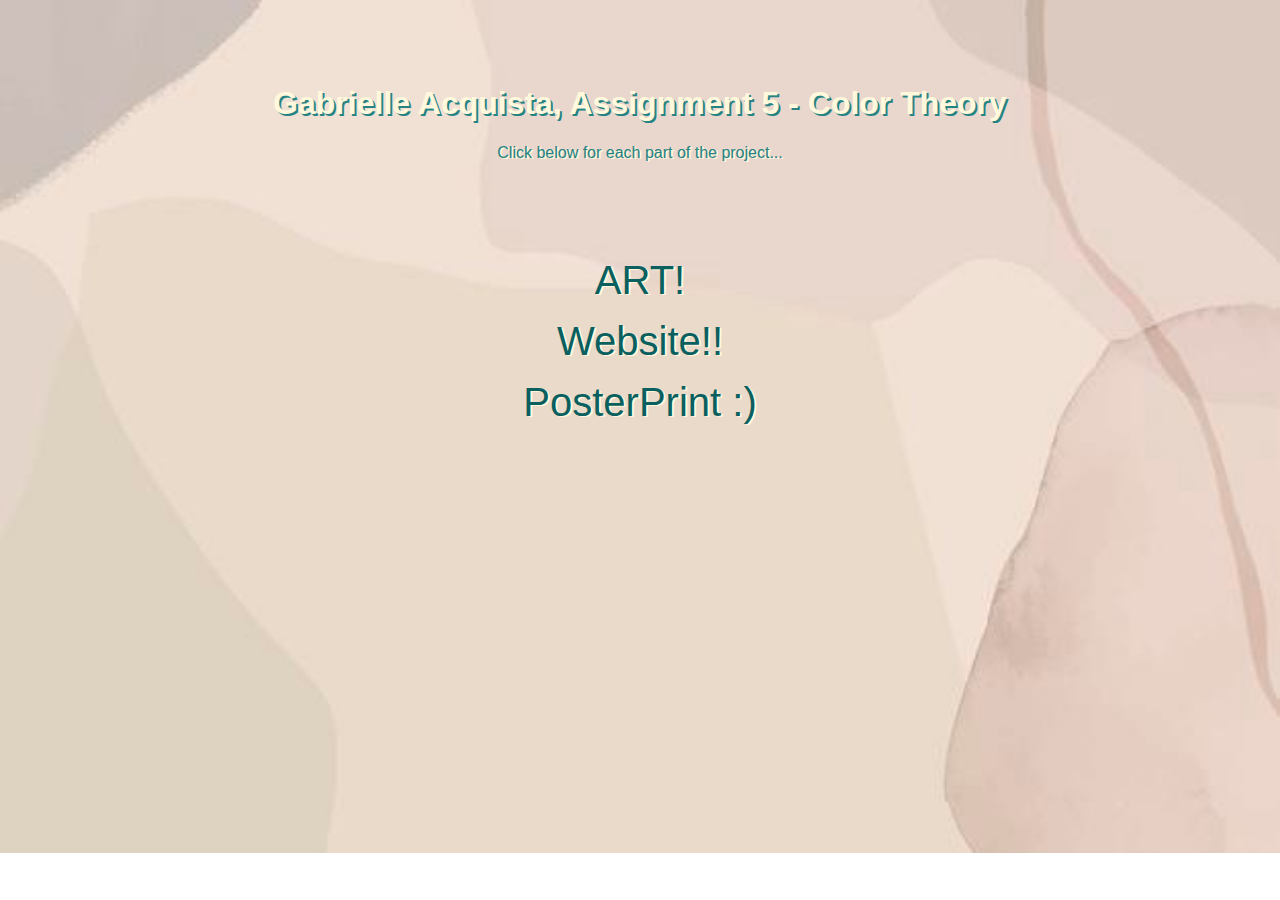
<file: index.html>
<!DOCTYPE html>
<html>
    <style>
        html {
            align-items: center;
            background-image: url('back.jpg');
            background-repeat:no-repeat;
            background-size: cover;
            font-family: Verdana, Geneva, Tahoma, sans-serif;
        }
        div {
            padding: 10%;
            padding-top:5%;
        }
        h1 {
            text-align: center;
            color: cornsilk;
            text-shadow:2px 2px rgb(37, 131, 131) ;
            padding-top: 5%;
        }
        p {
            font-size:16px;
            color:rgb(37, 131, 131);
            text-shadow: 2px 1px cornsilk;
            align-content: center;
            text-align: center;
        }
        .no-underline {
            text-decoration-line: unset;
            color: rgb(10, 95, 95);
            text-shadow: teal;
            font-size: 40px;
        }
        body {
            max-width: 100%;
            max-height: 100vh;
            margin: auto;
        }
    </style>
<head>
	<title>Acquista: Color Theory</title>
</head>
<h1>Gabrielle Acquista, Assignment 5 - Color Theory</h1>
<p>Click below for each part of the project...</p>
<body>
    <div>
        <P><a class="no-underline" href = 1.html>ART!</a></P>
        <P><a class="no-underline" href = 2.html>Website!!</a></P>
        <P><a class="no-underline" href = 3.html>PosterPrint :)</a></P>
    </div>
</body>
</html>
</file>
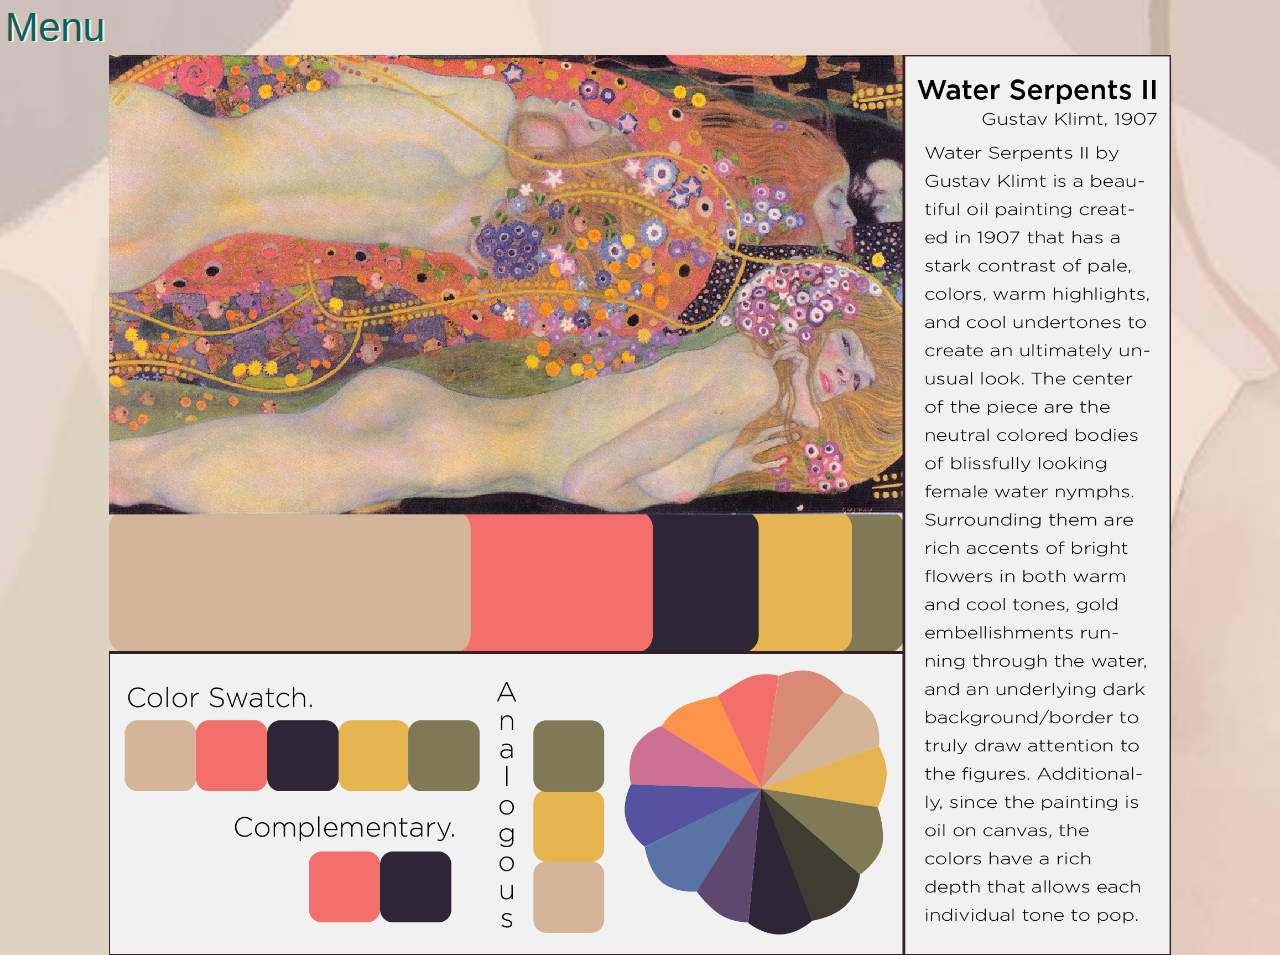
<file: 1.html>
<!DOCTYPE html>
<html>
<head>
	<title>Acquista: Part 1</title>
    <link rel="stylesheet" href="style.css">
</head>
<body>
    <p><a class="unset" href=index.html>Menu</a> </p>
    <div class="box">
        <img class = "fit" src= serpents.png>
    </div>
</body>
</html>
</file>
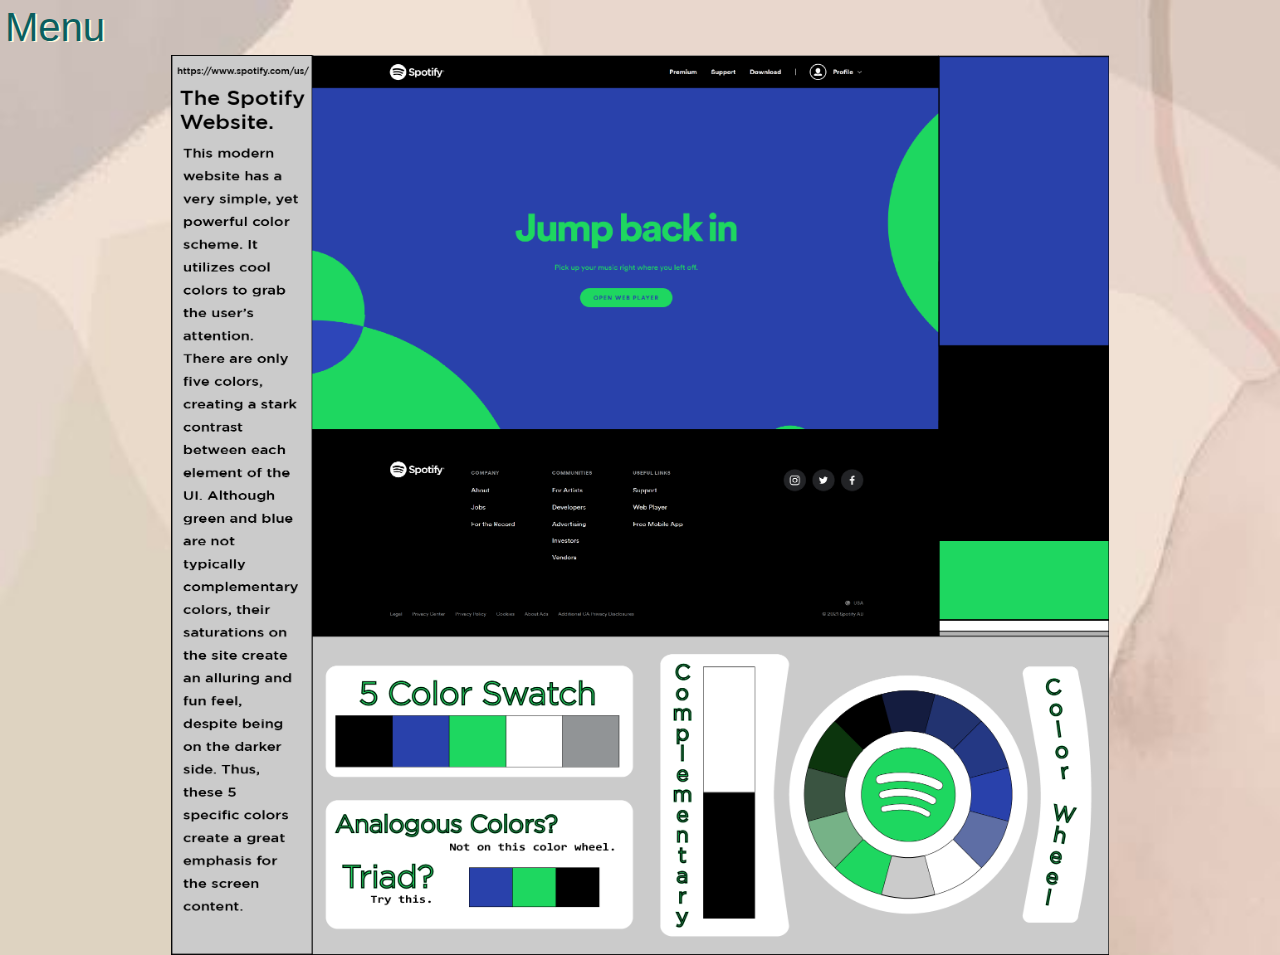
<file: 2.html>
<!DOCTYPE html>
<html>
<head>
	<title>Acquista: Part 2</title>
    <link rel="stylesheet" href="style.css">
<body>
    <p><a class="unset" href=index.html>Menu</a> </p>
    <div class="box">
        <img class = "fit" src= spotify.png>
    </div>
</body>
</html>
</file>
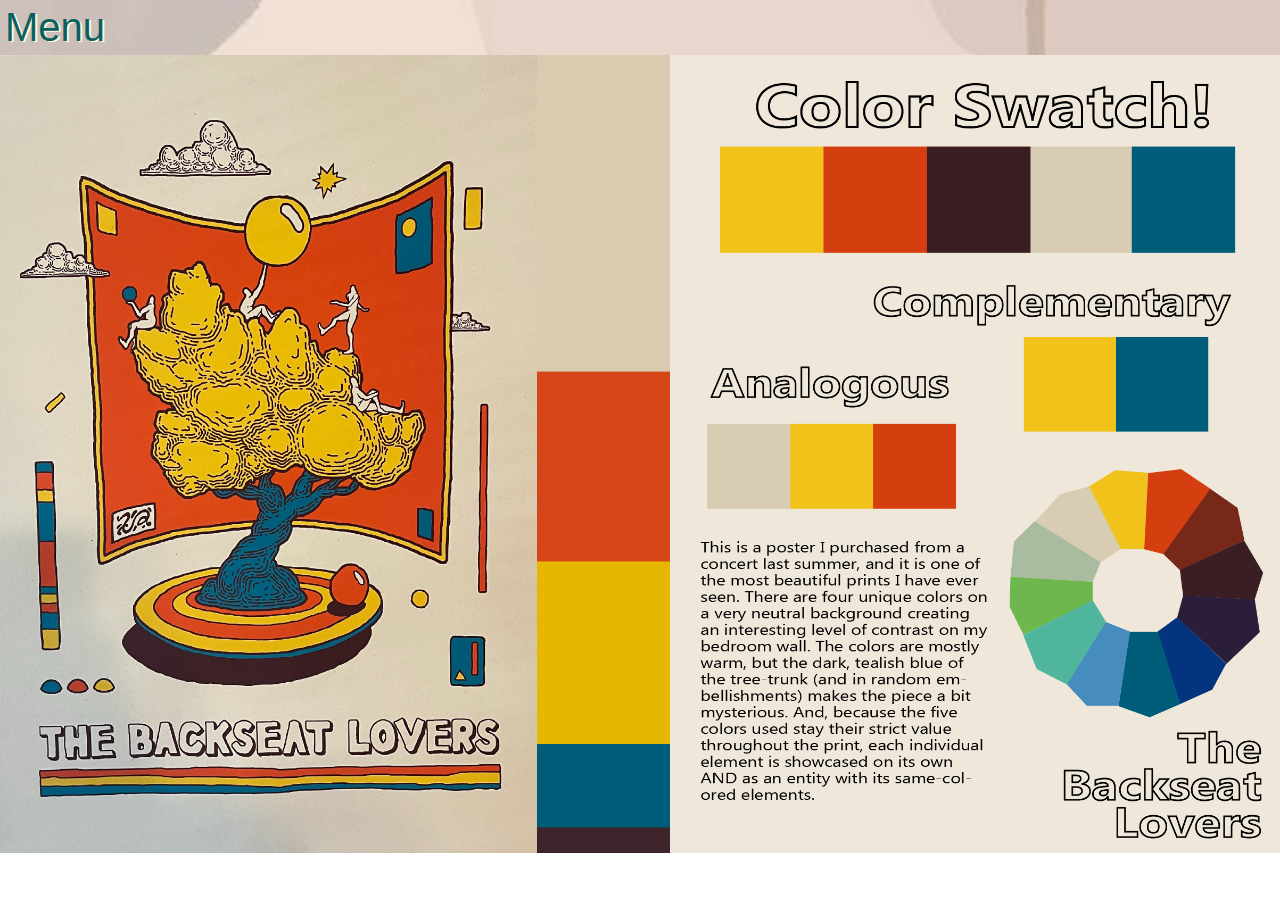
<file: 3.html>
<!DOCTYPE html>
<html>
<head>
	<title>Acquista: Part 3</title>
    <link rel="stylesheet" href="style.css">
</head>
<body>
    <p><a class="unset" href=index.html>Menu</a> </p>
    <div class="box">
        <img class = "fit" src= lovers.png>
    </div>
</body>
</html>
</file>
<file: style.css>
* {
    margin: 0;
    padding: 0;
}
html {
    align-items: center;
    background-image: url('back.jpg');
    background-repeat:no-repeat;
    background-size: cover;
    font-family: Verdana, Geneva, Tahoma, sans-serif;
}
.box {
    display: grid;
    height: 100%;
}
.fit {
    max-width: 100%;
    max-height: 100vh;
    margin: auto;
}
p {
    font-size:16px;
    color:rgb(37, 131, 131);
    text-shadow: 2px 1px cornsilk;
    margin:5px;
}
.unset {
    text-decoration-line: unset;
    color: rgb(10, 95, 95);
    text-shadow: teal;
    font-size: 40px;
}
</file>
